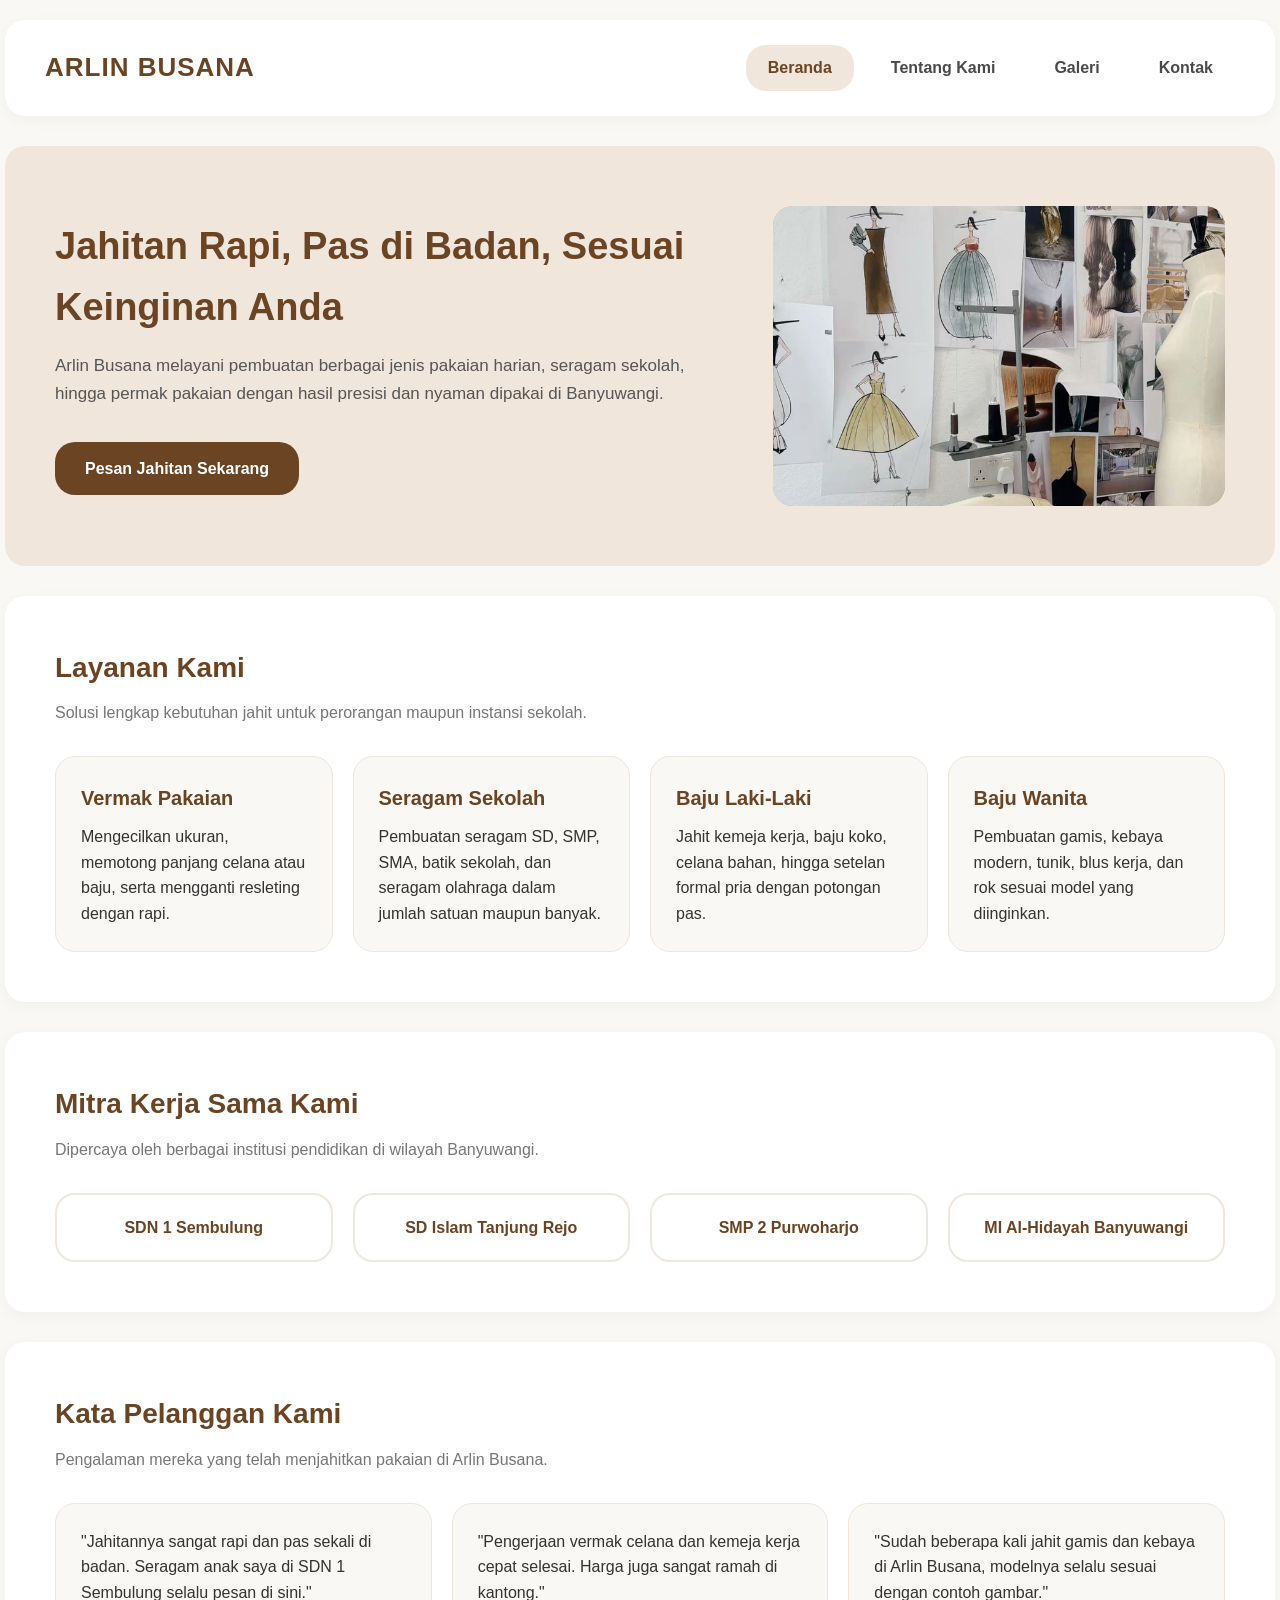
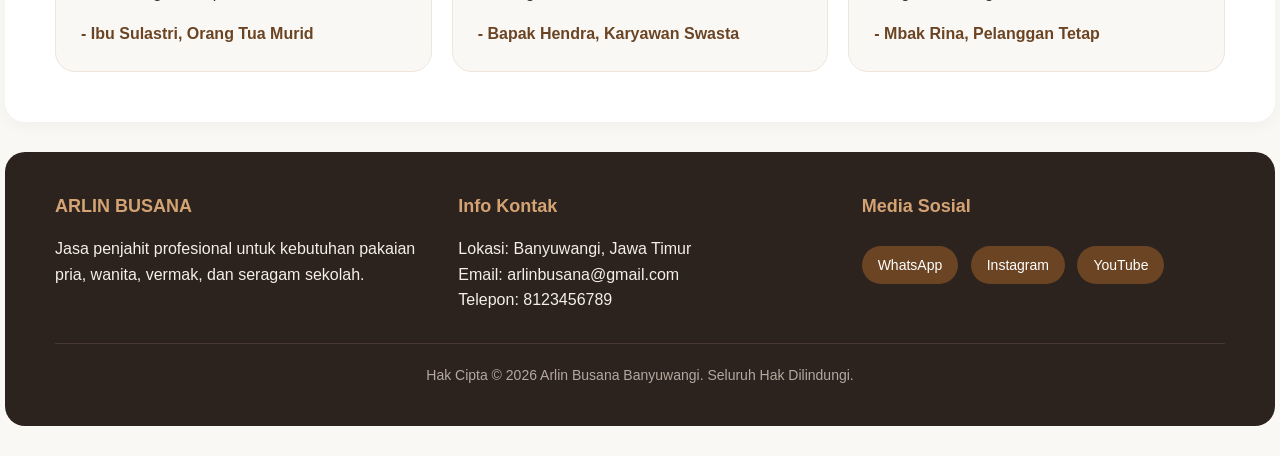
<file: uts web/beranda.html>
<!DOCTYPE html>
<html lang="id">
<head>
    <meta charset="UTF-8">
    <title>Beranda - Arlin Busana</title>
    <link rel="stylesheet" href="style.css">
    <!-- CSS Internal -->
    <style>
        .KotakSambutan {
            background-color: #f0e6dc;
            border-radius: 20px;
            padding: 60px 50px;
            margin-bottom: 30px;
            display: flex;
            align-items: center;
            justify-content: space-between;
            gap: 40px;
        }
        .TeksSambutan {
            flex: 1.2;
        }
        .GambarSambutan {
            flex: 0.8;
            background-color: #d4a373;
            height: 300px;
            border-radius: 20px;
            display: flex;
            align-items: center;
            justify-content: center;
            color: #ffffff;
            font-weight: bold;
        }
        .KotakMitra {
            background-color: #ffffff;
            border: 2px solid #f0e6dc;
            border-radius: 20px;
            padding: 20px;
            text-align: center;
            font-weight: bold;
            color: #6b4423;
            flex: 1;
        }
    </style>
</head>
<body>

<div class="WadahUtama">

    <!-- Navigasi -->
    <div class="BarisNavigasi">
        <a href="beranda.html" class="LogoTeks">ARLIN BUSANA</a>
        <div class="MenuNavigasi">
            <a href="beranda.html" class="TautanMenu MenuAktif">Beranda</a>
            <a href="tentangkami.html" class="TautanMenu">Tentang Kami</a>
            <a href="galeri.html" class="TautanMenu">Galeri</a>
            <a href="kontak.html" class="TautanMenu">Kontak</a>
        </div>
    </div>

    <!-- Banner Sambutan -->
    <div class="KotakSambutan">
        <div class="TeksSambutan">
            <h1 style="font-size: 38px; color: #6b4423; margin-bottom: 15px;">Jahitan Rapi, Pas di Badan, Sesuai Keinginan Anda</h1>
            <p style="font-size: 17px; color: #555555; margin-bottom: 20px;">Arlin Busana melayani pembuatan berbagai jenis pakaian harian, seragam sekolah, hingga permak pakaian dengan hasil presisi dan nyaman dipakai di Banyuwangi.</p>
            <a href="kontak.html" class="TombolUtama">Pesan Jahitan Sekarang</a>
        </div>
        <div class="GambarSambutan">
            <img src="Images/About.jpg" alt="" style="width: 100%; height: 100%; object-fit: cover; border-radius: 20px;"">
        </div>
    </div>

    <!-- Bagian Layanan -->
    <div class="KotakKonten">
        <h2 class="JudulBagian">Layanan Kami</h2>
        <p class="SubJudul">Solusi lengkap kebutuhan jahit untuk perorangan maupun instansi sekolah.</p>
        <div class="BarisEmpatKolom">
            <div class="KartuItem">
                <h3>Vermak Pakaian</h3>
                <p>Mengecilkan ukuran, memotong panjang celana atau baju, serta mengganti resleting dengan rapi.</p>
            </div>
            <div class="KartuItem">
                <h3>Seragam Sekolah</h3>
                <p>Pembuatan seragam SD, SMP, SMA, batik sekolah, dan seragam olahraga dalam jumlah satuan maupun banyak.</p>
            </div>
            <div class="KartuItem">
                <h3>Baju Laki-Laki</h3>
                <p>Jahit kemeja kerja, baju koko, celana bahan, hingga setelan formal pria dengan potongan pas.</p>
            </div>
            <div class="KartuItem">
                <h3>Baju Wanita</h3>
                <p>Pembuatan gamis, kebaya modern, tunik, blus kerja, dan rok sesuai model yang diinginkan.</p>
            </div>
        </div>
    </div>

    <!-- Bagian Mitra / Our Partner -->
    <div class="KotakKonten">
        <h2 class="JudulBagian">Mitra Kerja Sama Kami</h2>
        <p class="SubJudul">Dipercaya oleh berbagai institusi pendidikan di wilayah Banyuwangi.</p>
        <div class="BarisEmpatKolom">
            <div class="KotakMitra">SDN 1 Sembulung</div>
            <div class="KotakMitra">SD Islam Tanjung Rejo</div>
            <div class="KotakMitra">SMP 2 Purwoharjo</div>
            <div class="KotakMitra">MI Al-Hidayah Banyuwangi</div>
        </div>
    </div>

    <!-- Bagian Testimoni -->
    <div class="KotakKonten">
        <h2 class="JudulBagian">Kata Pelanggan Kami</h2>
        <p class="SubJudul">Pengalaman mereka yang telah menjahitkan pakaian di Arlin Busana.</p>
        <div class="BarisTigaKolom">
            <div class="KartuItem">
                <p>"Jahitannya sangat rapi dan pas sekali di badan. Seragam anak saya di SDN 1 Sembulung selalu pesan di sini."</p>
                <p style="margin-top: 15px; font-weight: bold; color: #6b4423;">- Ibu Sulastri, Orang Tua Murid</p>
            </div>
            <div class="KartuItem">
                <p>"Pengerjaan vermak celana dan kemeja kerja cepat selesai. Harga juga sangat ramah di kantong."</p>
                <p style="margin-top: 15px; font-weight: bold; color: #6b4423;">- Bapak Hendra, Karyawan Swasta</p>
            </div>
            <div class="KartuItem">
                <p>"Sudah beberapa kali jahit gamis dan kebaya di Arlin Busana, modelnya selalu sesuai dengan contoh gambar."</p>
                <p style="margin-top: 15px; font-weight: bold; color: #6b4423;">- Mbak Rina, Pelanggan Tetap</p>
            </div>
        </div>
    </div>

    <!-- Bagian Bawah / Footer -->
    <div class="BagianBawah">
        <div class="BarisFooter">
            <div class="KolomFooter">
                <h4>ARLIN BUSANA</h4>
                <p>Jasa penjahit profesional untuk kebutuhan pakaian pria, wanita, vermak, dan seragam sekolah.</p>
            </div>
            <div class="KolomFooter">
                <h4>Info Kontak</h4>
                <p>Lokasi: Banyuwangi, Jawa Timur</p>
                <p>Email: arlinbusana@gmail.com</p>
                <p>Telepon: 8123456789</p>
            </div>
            <div class="KolomFooter">
                <h4>Media Sosial</h4>
                <a href="https://wa.me/628123456789" class="TautanSosmed">WhatsApp</a>
                <a href="https://instagram.com" class="TautanSosmed">Instagram</a>
                <a href="https://youtube.com" class="TautanSosmed">YouTube</a>
            </div>
        </div>
        <div class="HakCipta">
            Hak Cipta &copy; 2026 Arlin Busana Banyuwangi. Seluruh Hak Dilindungi.
        </div>
    </div>

</div>

</body>
</html>
</file>
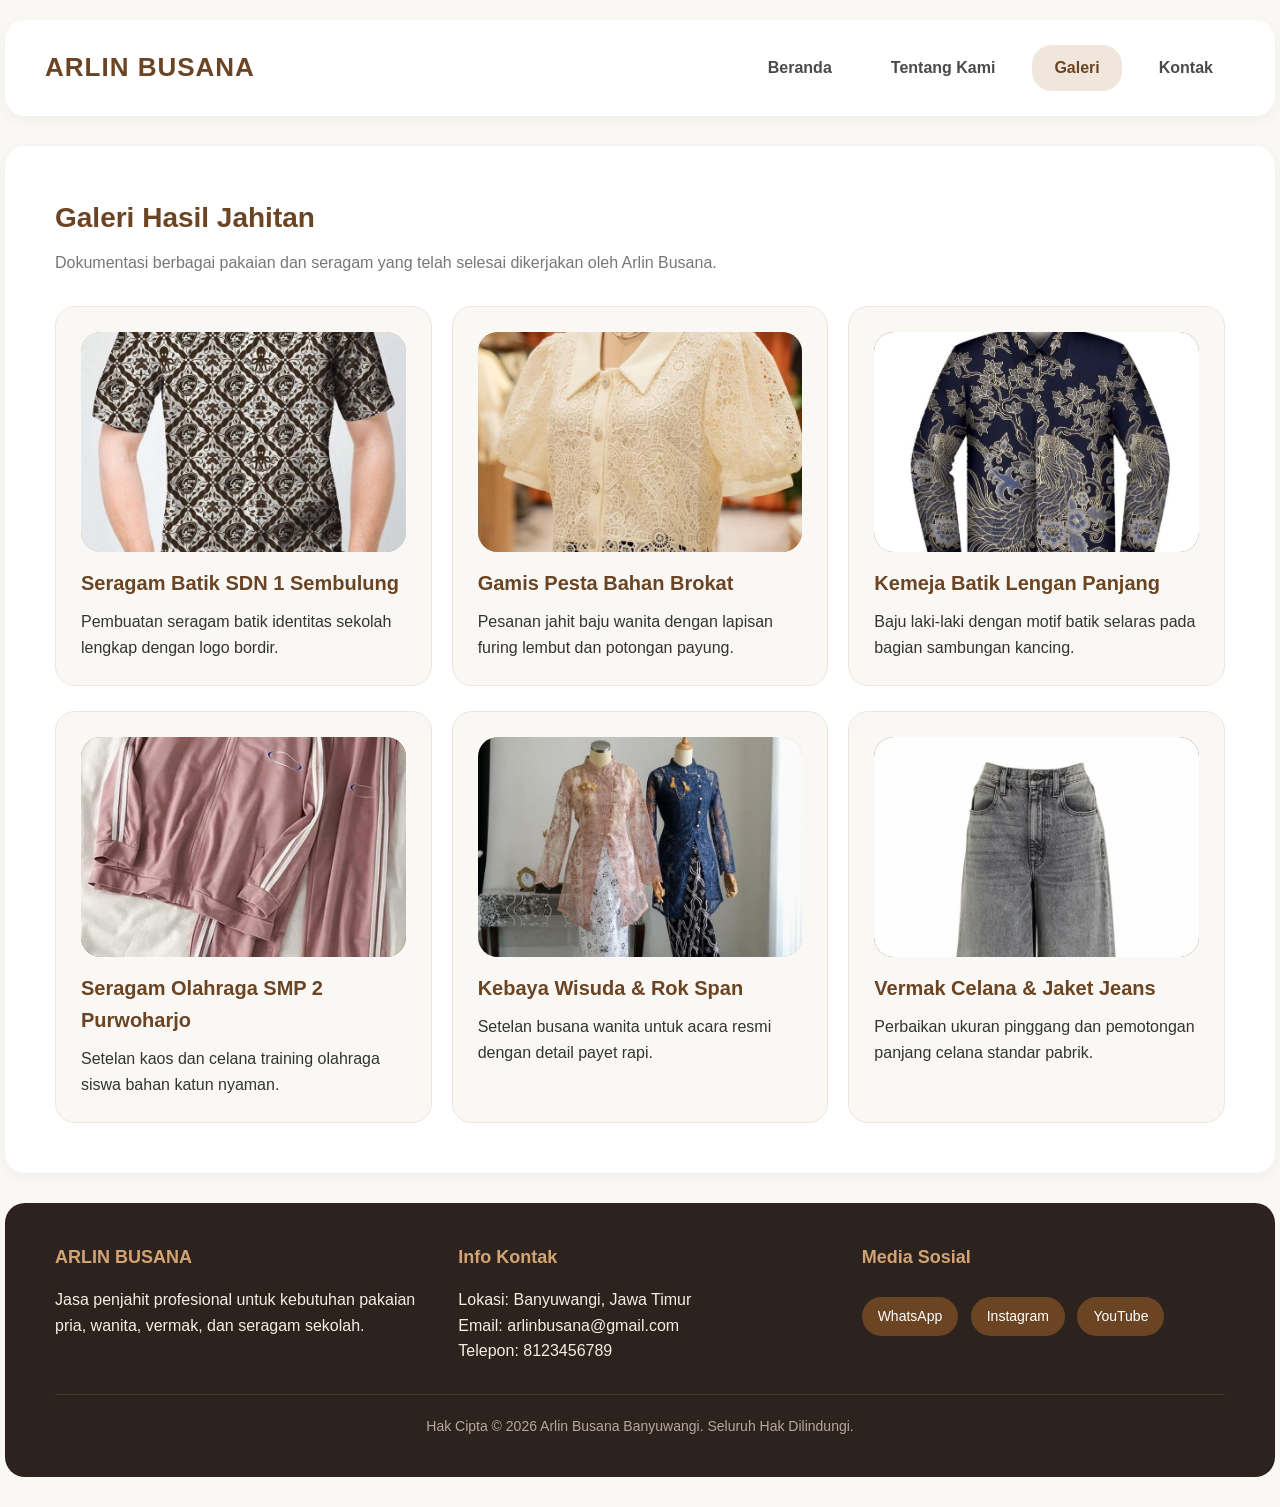
<file: uts web/galeri.html>
<!DOCTYPE html>
<html lang="id">
<head>
    <meta charset="UTF-8">
    <title>Galeri Hasil Jahitan - Arlin Busana</title>
    <link rel="stylesheet" href="style.css">
</head>
<body>

<div class="WadahUtama">

    <!-- Navigasi -->
    <div class="BarisNavigasi">
        <a href="beranda.html" class="LogoTeks">ARLIN BUSANA</a>
        <div class="MenuNavigasi">
            <a href="beranda.html" class="TautanMenu">Beranda</a>
            <a href="tentangkami.html" class="TautanMenu">Tentang Kami</a>
            <a href="galeri.html" class="TautanMenu MenuAktif">Galeri</a>
            <a href="kontak.html" class="TautanMenu">Kontak</a>
        </div>
    </div>

   <!-- galeri -->
    <div class="KotakKonten">
        <h1 class="JudulBagian">Galeri Hasil Jahitan</h1>
        <p class="SubJudul">Dokumentasi berbagai pakaian dan seragam yang telah selesai dikerjakan oleh Arlin Busana.</p>

        <!-- Baris Pertama -->
        <div class="BarisTigaKolom" style="margin-bottom: 25px;">
            <div class="KartuItem">
                <!-- CSS Inline untuk Bingkai Foto -->
                <div style="height: 220px; background-color: #d4a373; border-radius: 20px; margin-bottom: 15px; display: flex; align-items: center; justify-content: center; color: #ffffff; font-weight: bold;">
                    <img src="Images/Batiksd.jpg" alt="" style="width: 100%; height: 100%; object-fit: cover; border-radius: 20px;">
                </div>
                <h3>Seragam Batik SDN 1 Sembulung</h3>
                <p>Pembuatan seragam batik identitas sekolah lengkap dengan logo bordir.</p>
            </div>

            <div class="KartuItem">
                <div style="height: 220px; background-color: #b08968; border-radius: 20px; margin-bottom: 15px; display: flex; align-items: center; justify-content: center; color: #ffffff; font-weight: bold;">
                    <img src="Images/Brokat.jpg" alt="" style="width: 100%; height: 100%; object-fit: cover; border-radius: 20px;">
                </div>
                <h3>Gamis Pesta Bahan Brokat</h3>
                <p>Pesanan jahit baju wanita dengan lapisan furing lembut dan potongan payung.</p>
            </div>

            <div class="KartuItem">
                <div style="height: 220px; background-color: #7f5539; border-radius: 20px; margin-bottom: 15px; display: flex; align-items: center; justify-content: center; color: #ffffff; font-weight: bold;">
                    <img src="Images/Batiklp.jpg" alt="" style="width: 100%; height: 100%; object-fit: cover; border-radius: 20px;">
                </div>
                <h3>Kemeja Batik Lengan Panjang</h3>
                <p>Baju laki-laki dengan motif batik selaras pada bagian sambungan kancing.</p>
            </div>
        </div>

        <!-- Baris Kedua -->
        <div class="BarisTigaKolom">
            <div class="KartuItem">
                <div style="height: 220px; background-color: #9c6644; border-radius: 20px; margin-bottom: 15px; display: flex; align-items: center; justify-content: center; color: #ffffff; font-weight: bold;">
                    <img src="Images/Olahraga.jpg" alt="" style="width: 100%; height: 100%; object-fit: cover; border-radius: 20px;">
                </div>
                <h3>Seragam Olahraga SMP 2 Purwoharjo</h3>
                <p>Setelan kaos dan celana training olahraga siswa bahan katun nyaman.</p>
            </div>

            <div class="KartuItem">
                <div style="height: 220px; background-color: #ddb892; border-radius: 20px; margin-bottom: 15px; display: flex; align-items: center; justify-content: center; color: #6b4423; font-weight: bold;">
                    <img src="Images/Wisuda.jpg" alt="" style="width: 100%; height: 100%; object-fit: cover; border-radius: 20px;">
                </div>
                <h3>Kebaya Wisuda & Rok Span</h3>
                <p>Setelan busana wanita untuk acara resmi dengan detail payet rapi.</p>
            </div>

            <div class="KartuItem">
                <div style="height: 220px; background-color: #6b4423; border-radius: 20px; margin-bottom: 15px; display: flex; align-items: center; justify-content: center; color: #ffffff; font-weight: bold;">
                    <img src="Images/Jeans.jpg" alt="" style="width: 100%; height: 100%; object-fit: cover; border-radius: 20px; object-position: top;">
                </div>
                <h3>Vermak Celana & Jaket Jeans</h3>
                <p>Perbaikan ukuran pinggang dan pemotongan panjang celana standar pabrik.</p>
            </div>
        </div>
    </div>

    <!-- Footer -->
    <div class="BagianBawah">
        <div class="BarisFooter">
            <div class="KolomFooter">
                <h4>ARLIN BUSANA</h4>
                <p>Jasa penjahit profesional untuk kebutuhan pakaian pria, wanita, vermak, dan seragam sekolah.</p>
            </div>
            <div class="KolomFooter">
                <h4>Info Kontak</h4>
                <p>Lokasi: Banyuwangi, Jawa Timur</p>
                <p>Email: arlinbusana@gmail.com</p>
                <p>Telepon: 8123456789</p>
            </div>
            <div class="KolomFooter">
                <h4>Media Sosial</h4>
                <a href="https://wa.me/628123456789" class="TautanSosmed">WhatsApp</a>
                <a href="https://instagram.com/arlinbusana_bwi" class="TautanSosmed">Instagram</a>
                <a href="https://youtube.com" class="TautanSosmed">YouTube</a>
            </div>
        </div>
        <div class="HakCipta">
            Hak Cipta &copy; 2026 Arlin Busana Banyuwangi. Seluruh Hak Dilindungi.
        </div>
    </div>

</div>

</body>
</html>
</file>
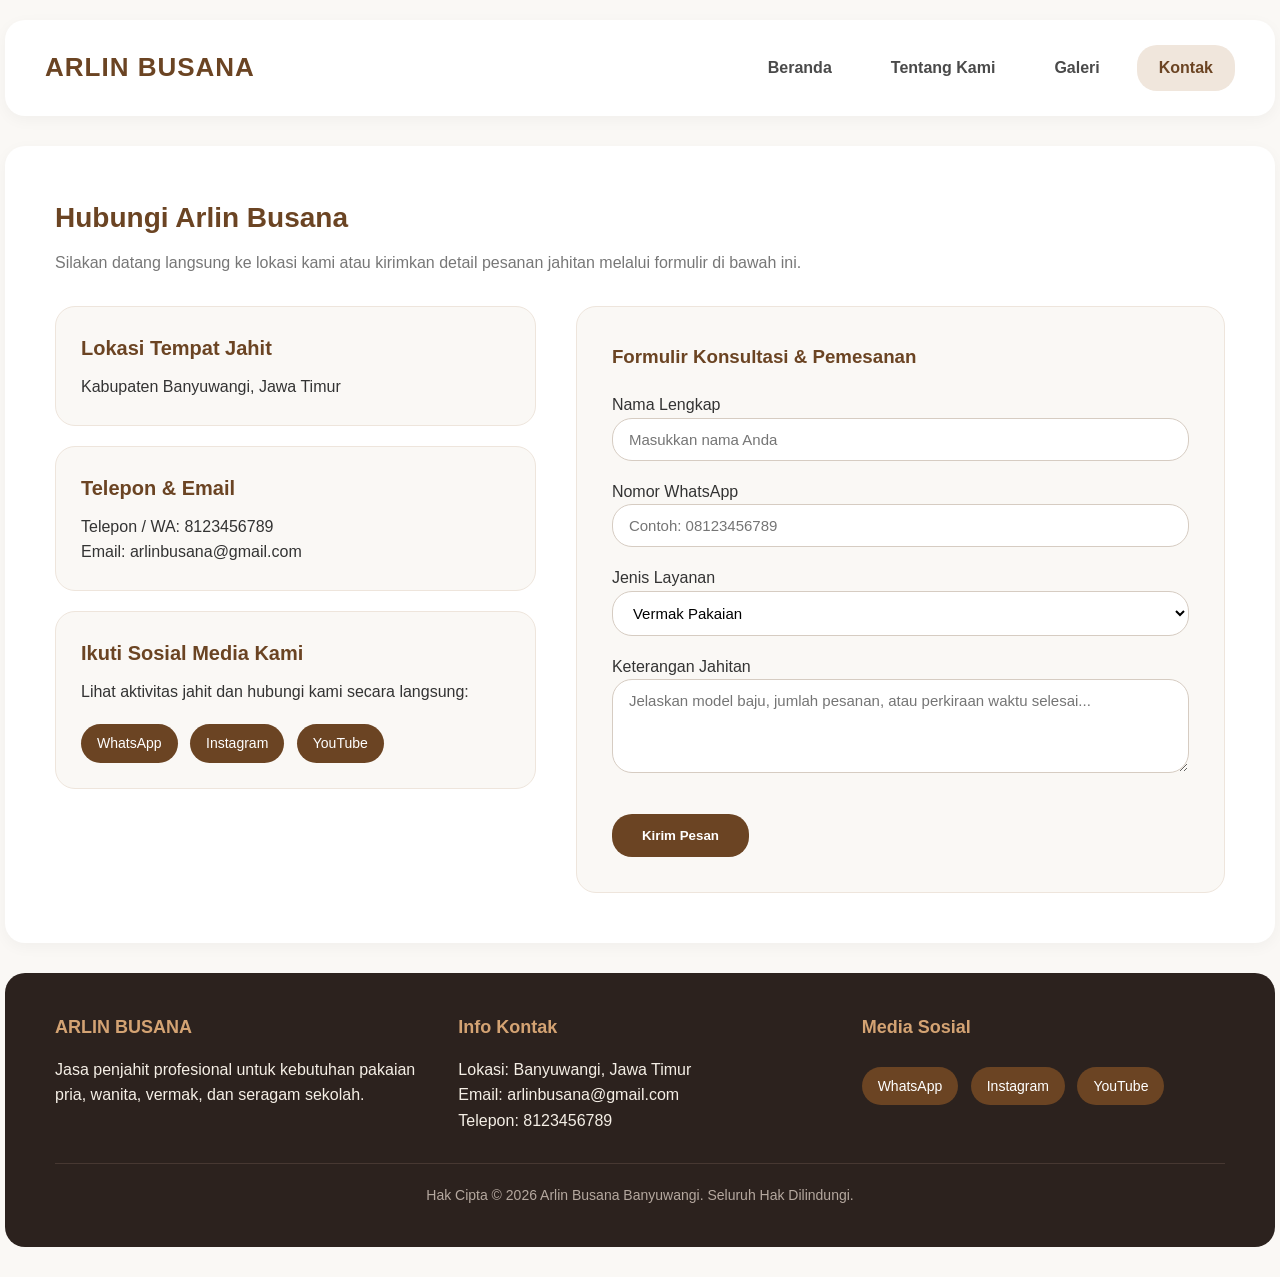
<file: uts web/kontak.html>
<!DOCTYPE html>
<html lang="id">
<head>
    <meta charset="UTF-8">
    <title>Kontak Kami - Arlin Busana</title>
    <link rel="stylesheet" href="style.css">
    <style>
        .BarisKontak {
            display: flex;
            gap: 40px;
        }
        .InfoKontak {
            flex: 1;
        }
        .FormulirPesan {
            flex: 1.2;
            background-color: #faf8f5;
            padding: 35px;
            border-radius: 20px;
            border: 1px solid #eee5dc;
        }
        .KelompokInput {
            margin-bottom: 18px;
        }
        .KelompokInput label {
            display: block;
            margin-bottom: 6px;
            font-weight: 600;
            color: #4a4a4a;
        }
        .KotakInput {
            width: 100%;
            padding: 12px 16px;
            border: 1px solid #d6ccc2;
            border-radius: 20px;
            font-size: 15px;
            background-color: #ffffff;
        }
    </style>
</head>
<body>

<div class="WadahUtama">

    <!-- Navigasi -->
    <div class="BarisNavigasi">
        <a href="beranda.html" class="LogoTeks">ARLIN BUSANA</a>
        <div class="MenuNavigasi">
            <a href="beranda.html" class="TautanMenu">Beranda</a>
            <a href="tentangkami.html" class="TautanMenu">Tentang Kami</a>
            <a href="galeri.html" class="TautanMenu">Galeri</a>
            <a href="kontak.html" class="TautanMenu MenuAktif">Kontak</a>
        </div>
    </div>

    <!-- Konten Kontak & Form -->
    <div class="KotakKonten">
        <h1 class="JudulBagian">Hubungi Arlin Busana</h1>
        <p class="SubJudul">Silakan datang langsung ke lokasi kami atau kirimkan detail pesanan jahitan melalui formulir di bawah ini.</p>

        <div class="BarisKontak">
            <!-- Kolom Informasi -->
            <div class="InfoKontak">
                <div class="KartuItem" style="margin-bottom: 20px;">
                    <h3>Lokasi Tempat Jahit</h3>
                    <p>Kabupaten Banyuwangi, Jawa Timur</p>
                </div>

                <div class="KartuItem" style="margin-bottom: 20px;">
                    <h3>Telepon & Email</h3>
                    <p>Telepon / WA: 8123456789</p>
                    <p>Email: arlinbusana@gmail.com</p>
                </div>

                <div class="KartuItem">
                    <h3>Ikuti Sosial Media Kami</h3>
                    <p style="margin-bottom: 10px;">Lihat aktivitas jahit dan hubungi kami secara langsung:</p>
                    <a href="https://wa.me/628123456789" class="TautanSosmed">WhatsApp</a>
                    <a href="https://instagram.com/arlinbusana_bwi" class="TautanSosmed">Instagram</a>
                    <a href="https://youtube.com" class="TautanSosmed">YouTube</a>
                </div>
            </div>

            <!--  Formulir -->
            <div class="FormulirPesan">
                <h3 style="color: #6b4423; margin-bottom: 20px;">Formulir Konsultasi & Pemesanan</h3>
                <form action="#" method="post">
                    <div class="KelompokInput">
                        Nama Lengkap
                        <input type="text" name="NamaLengkap" class="KotakInput" placeholder="Masukkan nama Anda">
                    </div>

                    <div class="KelompokInput">
                        Nomor WhatsApp
                        <input type="text" name="NomorTelepon" class="KotakInput" placeholder="Contoh: 08123456789" required>
                    </div>

                    <div class="KelompokInput">
                        Jenis Layanan
                        <select name="JenisLayanan" class="KotakInput">
                            <option value="Vermak">Vermak Pakaian</option>
                            <option value="Seragam">Seragam Sekolah</option>
                            <option value="BajuLaki">Baju Laki-Laki</option>
                            <option value="BajuWanita">Baju Wanita</option>
                        </select>
                    </div>

                    <div class="KelompokInput">
                        Keterangan Jahitan
                        <textarea name="PesanDetail" rows="4" class="KotakInput" placeholder="Jelaskan model baju, jumlah pesanan, atau perkiraan waktu selesai..."></textarea>
                    </div>

                    <button type="submit" class="TombolUtama" >Kirim Pesan</button>
                </form>
            </div>
        </div>
    </div>

   <!-- footer -->
    <div class="BagianBawah">
        <div class="BarisFooter">
            <div class="KolomFooter">
                <h4>ARLIN BUSANA</h4>
                <p>Jasa penjahit profesional untuk kebutuhan pakaian pria, wanita, vermak, dan seragam sekolah.</p>
            </div>
            <div class="KolomFooter">
                <h4>Info Kontak</h4>
                <p>Lokasi: Banyuwangi, Jawa Timur</p>
                <p>Email: arlinbusana@gmail.com</p>
                <p>Telepon: 8123456789</p>
            </div>
            <div class="KolomFooter">
                <h4>Media Sosial</h4>
                <a href="https://wa.me/628123456789" class="TautanSosmed">WhatsApp</a>
                <a href="https://instagram.com/arlinbusana_bwi" class="TautanSosmed">Instagram</a>
                <a href="https://youtube.com" class="TautanSosmed">YouTube</a>
            </div>
        </div>
        <div class="HakCipta">
            Hak Cipta &copy; 2026 Arlin Busana Banyuwangi. Seluruh Hak Dilindungi.
        </div>
    </div>

</div>

</body>
</html>
</file>
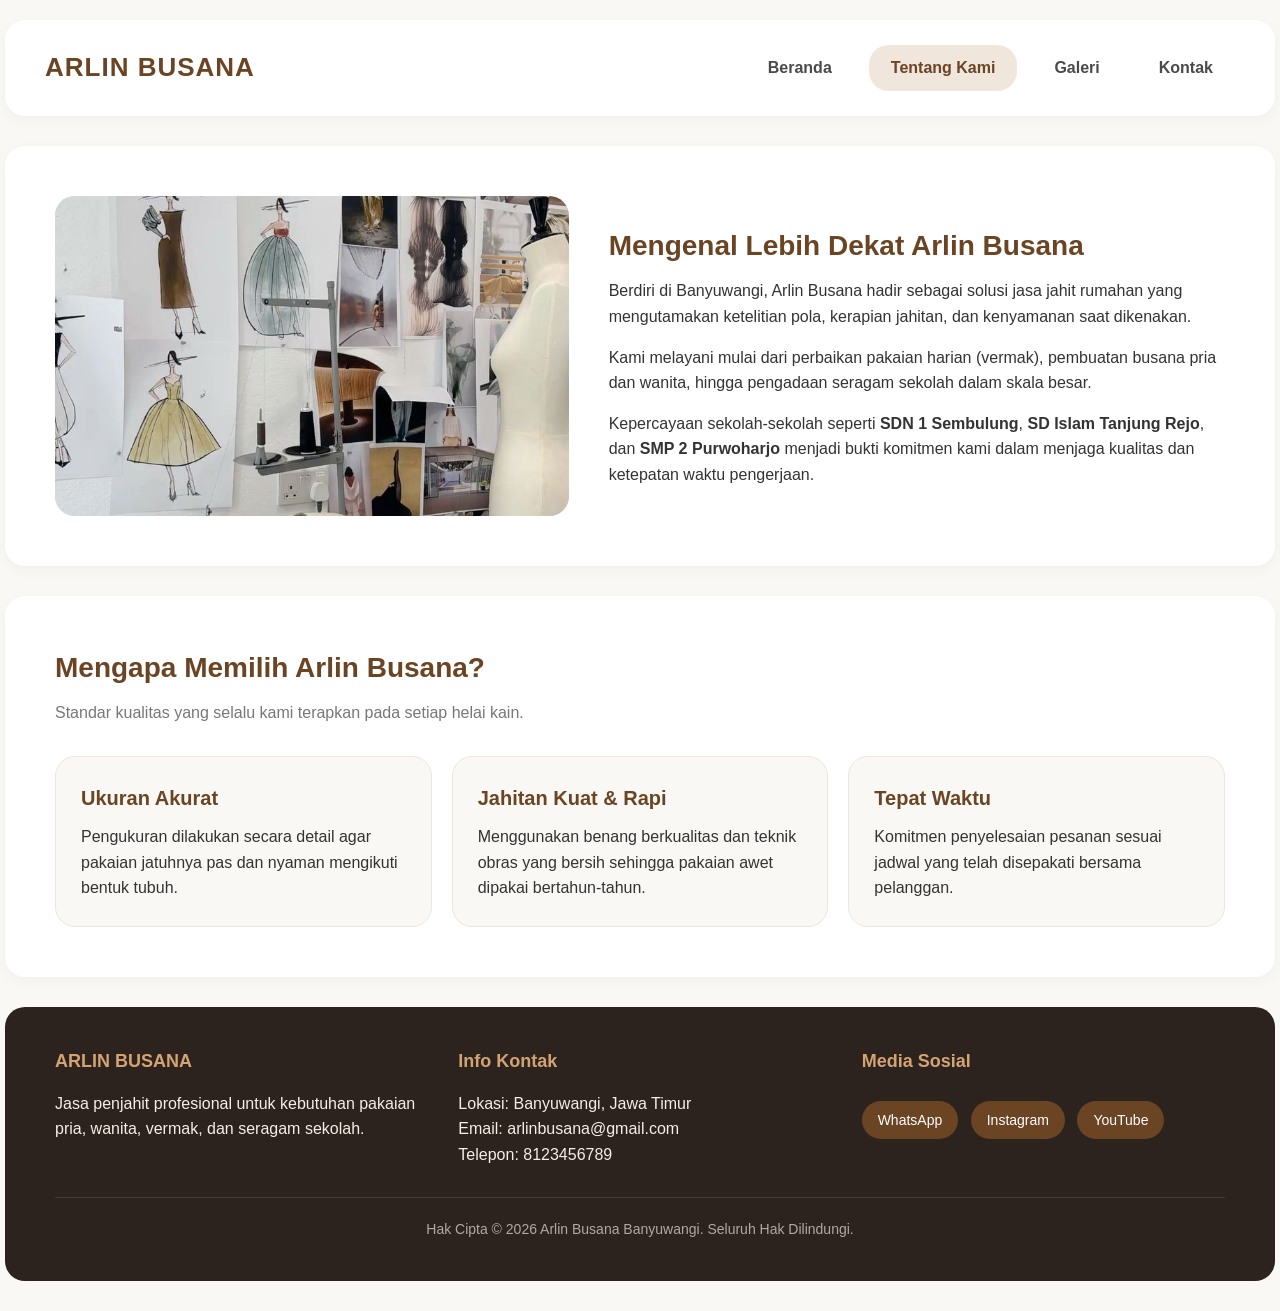
<file: uts web/tentangkami.html>
<!DOCTYPE html>
<html lang="id">
<head>
    <meta charset="UTF-8">
    <title>Tentang Kami - Arlin Busana</title>
    <link rel="stylesheet" href="style.css">
    <style>
        .BarisProfil {
            display: flex;
            gap: 40px;
            align-items: center;
        }
        .KotakFotoProfil {
            flex: 1;
            height: 320px;
            background-color: #e6d5c3;
            border-radius: 20px;
            display: flex;
            align-items: center;
            justify-content: center;
            color: #6b4423;
            font-weight: bold;
        }
        .TeksProfil {
            flex: 1.2;
        }
    </style>
</head>
<body>

<div class="WadahUtama">

    <!-- Navigasi -->
    <div class="BarisNavigasi">
        <a href="beranda.html" class="LogoTeks">ARLIN BUSANA</a>
        <div class="MenuNavigasi">
            <a href="beranda.html" class="TautanMenu">Beranda</a>
            <a href="tentangkami.html" class="TautanMenu MenuAktif">Tentang Kami</a>
            <a href="galeri.html" class="TautanMenu">Galeri</a>
            <a href="kontak.html" class="TautanMenu">Kontak</a>
        </div>
    </div>

    <!-- Cerita Arlin Busana -->
    <div class="KotakKonten">
        <div class="BarisProfil">
            <div class="KotakFotoProfil">
                <img src="Images/About.jpg" style="width: 100%; height: 100%; object-fit: cover; border-radius: 20px;"">
            </div>
            <div class="TeksProfil">
                <h1 class="JudulBagian">Mengenal Lebih Dekat Arlin Busana</h1>
                <p style="margin-bottom: 15px;">Berdiri di Banyuwangi, Arlin Busana hadir sebagai solusi jasa jahit rumahan yang mengutamakan ketelitian pola, kerapian jahitan, dan kenyamanan saat dikenakan.</p>
                <p style="margin-bottom: 15px;">Kami melayani mulai dari perbaikan pakaian harian (vermak), pembuatan busana pria dan wanita, hingga pengadaan seragam sekolah dalam skala besar.</p>
                <p>Kepercayaan sekolah-sekolah seperti <strong>SDN 1 Sembulung</strong>, <strong>SD Islam Tanjung Rejo</strong>, dan <strong>SMP 2 Purwoharjo</strong> menjadi bukti komitmen kami dalam menjaga kualitas dan ketepatan waktu pengerjaan.</p>
            </div>
        </div>
    </div>

    <!-- Keunggulan Kami -->
    <div class="KotakKonten">
        <h2 class="JudulBagian">Mengapa Memilih Arlin Busana?</h2>
        <p class="SubJudul">Standar kualitas yang selalu kami terapkan pada setiap helai kain.</p>
        <div class="BarisTigaKolom">
            <div class="KartuItem">
                <h3>Ukuran Akurat</h3>
                <p>Pengukuran dilakukan secara detail agar pakaian jatuhnya pas dan nyaman mengikuti bentuk tubuh.</p>
            </div>
            <div class="KartuItem">
                <h3>Jahitan Kuat & Rapi</h3>
                <p>Menggunakan benang berkualitas dan teknik obras yang bersih sehingga pakaian awet dipakai bertahun-tahun.</p>
            </div>
            <div class="KartuItem">
                <h3>Tepat Waktu</h3>
                <p>Komitmen penyelesaian pesanan sesuai jadwal yang telah disepakati bersama pelanggan.</p>
            </div>
        </div>
    </div>

    <!-- Footer -->
    <div class="BagianBawah">
        <div class="BarisFooter">
            <div class="KolomFooter">
                <h4>ARLIN BUSANA</h4>
                <p>Jasa penjahit profesional untuk kebutuhan pakaian pria, wanita, vermak, dan seragam sekolah.</p>
            </div>
            <div class="KolomFooter">
                <h4>Info Kontak</h4>
                <p>Lokasi: Banyuwangi, Jawa Timur</p>
                <p>Email: arlinbusana@gmail.com</p>
                <p>Telepon: 8123456789</p>
            </div>
            <div class="KolomFooter">
                <h4>Media Sosial</h4>
                <a href="https://wa.me/628123456789" class="TautanSosmed">WhatsApp</a>
                <a href="https://instagram.com" class="TautanSosmed">Instagram</a>
                <a href="https://youtube.com" class="TautanSosmed">YouTube</a>
            </div>
        </div>
        <div class="HakCipta">
            Hak Cipta &copy; 2026 Arlin Busana Banyuwangi. Seluruh Hak Dilindungi.
        </div>
    </div>

</div>

</body>
</html>
</file>
<file: uts web/style.css>
/* Pengaturan Dasar */
* {
    box-sizing: border-box;
    margin: 0;
    padding: 0;
    font-family: 'Segoe UI', Tahoma, Geneva, Verdana, sans-serif;
}

body {
    background-color: #faf8f5;
    color: #333333;
    line-height: 1.6;
}

/* Wadah Utama  uk 1440px & Margin Kanan Kiri 80px */
.WadahUtama {
    max-width: 1440px;
    margin: 0 auto;
    padding-left: 5px;
    padding-right: 5px;
}

/* Navigasi Atas */
.BarisNavigasi {
    display: flex;
    justify-content: space-between;
    align-items: center;
    padding: 25px 40px;
    margin-top: 20px;
    margin-bottom: 30px;
    background-color: #ffffff;
    border-radius: 20px;
    box-shadow: 0 4px 15px rgba(0, 0, 0, 0.04);
}

.LogoTeks {
    font-size: 26px;
    font-weight: bold;
    color: #6b4423;
    text-decoration: none;
    letter-spacing: 1px;
}

.MenuNavigasi {
    display: flex;
    gap: 15px;
}

.TautanMenu {
    text-decoration: none;
    color: #4a4a4a;
    font-weight: 600;
    padding: 10px 22px;
    border-radius: 20px;
    transition: all 0.3s ease;
}

/* Efek Hover Navbar */
.TautanMenu:hover {
    background-color: #6b4423;
    color: #ffffff;
}

.KartuItem:hover {
    box-shadow: 0px 4px 12px rgba(255, 215, 0, 0.6);
    color: #110f0f;
}
.MenuAktif {
    background-color: #f0e6dc;
    color: #6b4423;
}

/* Kotak Konten Umum */
.KotakKonten {
    background-color: #ffffff;
    border-radius: 20px;
    padding: 50px;
    margin-bottom: 30px;
    box-shadow: 0 4px 15px rgba(0, 0, 0, 0.04);
}

.JudulBagian {
    font-size: 28px;
    color: #6b4423;
    margin-bottom: 10px;
}

.SubJudul {
    color: #777777;
    margin-bottom: 30px;
    font-size: 16px;
}

/* Tata Letak Grid 4 Kolom & 3 Kolom */
.BarisEmpatKolom {
    display: flex;
    gap: 20px;
    justify-content: space-between;
}

.BarisTigaKolom {
    display: flex;
    gap: 20px;
    justify-content: space-between;
}

.KartuItem {
    background-color: #faf8f5;
    border-radius: 20px;
    padding: 25px;
    flex: 1;
    border: 1px solid #eee5dc;
}

.KartuItem h3 {
    color: #6b4423;
    margin-bottom: 10px;
    font-size: 20px;
}

/* Tombol */
.TombolUtama {
    display: inline-block;
    background-color: #6b4423;
    color: #ffffff;
    padding: 14px 30px;
    border-radius: 20px;
    text-decoration: none;
    font-weight: bold;
    border: none;
    cursor: pointer;
    margin-top: 15px;
}

.TombolUtama:hover {
    background-color: #523319;
}

/* Bagian Kaki / Footer */
.BagianBawah {
    background-color: #2c221e;
    color: #f5efe6;
    border-radius: 20px;
    padding: 40px 50px;
    margin-bottom: 30px;
}

.BarisFooter {
    display: flex;
    justify-content: space-between;
    gap: 40px;
}

.KolomFooter {
    flex: 1;
}

.KolomFooter h4 {
    color: #d4a373;
    margin-bottom: 15px;
    font-size: 18px;
}

.TautanSosmed {
    display: inline-block;
    color: #ffffff;
    background-color: #6b4423;
    padding: 8px 16px;
    border-radius: 20px;
    text-decoration: none;
    margin-right: 8px;
    margin-top: 10px;
    font-size: 14px;
}

.TautanSosmed:hover {
    background-color: #d4a373;
    color: #2c221e;
}

.HakCipta {
    margin-top: 30px;
    padding-top: 20px;
    border-top: 1px solid #473832;
    text-align: center;
    font-size: 14px;
    color: #b5a89f;
}
</file>
